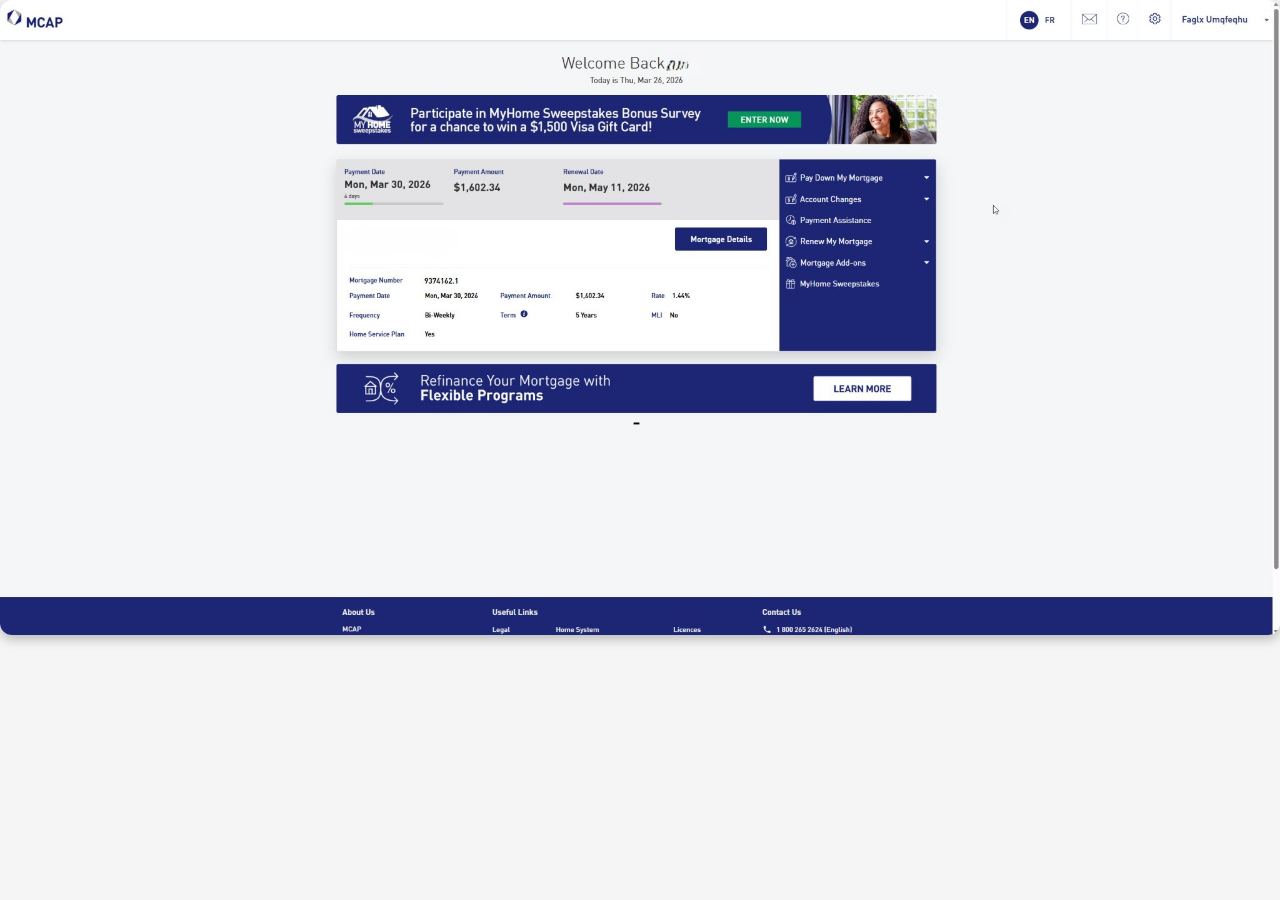
<file: index.html>
<!DOCTYPE html>
<html lang="en">
<head>
  <meta charset="UTF-8" />
  <meta name="viewport" content="width=device-width, initial-scale=1.0" />
  <title>Homeowner Portal Landing Page</title>
  <link rel="stylesheet" href="style.css" />
</head>
<body>
  <div class="wrapper">
    <div class="page">
      <img src="home.jpg" alt="Homeowner portal landing page" />
      <!-- Clickable area approximating the Mortgage Details button in the upper third -->
      <a href="mortgage-details.html" class="click-area" style="top:25%; left:0; width:100%; height:20%;" aria-label="Go to Mortgage Details"></a>

      <!-- Top-left home link: clicking the upper 10% height and 10% width returns to the landing page -->
      <a href="index.html" class="click-area" style="top:0; left:0; width:10%; height:10%; z-index:2;" aria-label="Home"></a>
    </div>
  </div>
</body>
</html>
</file>
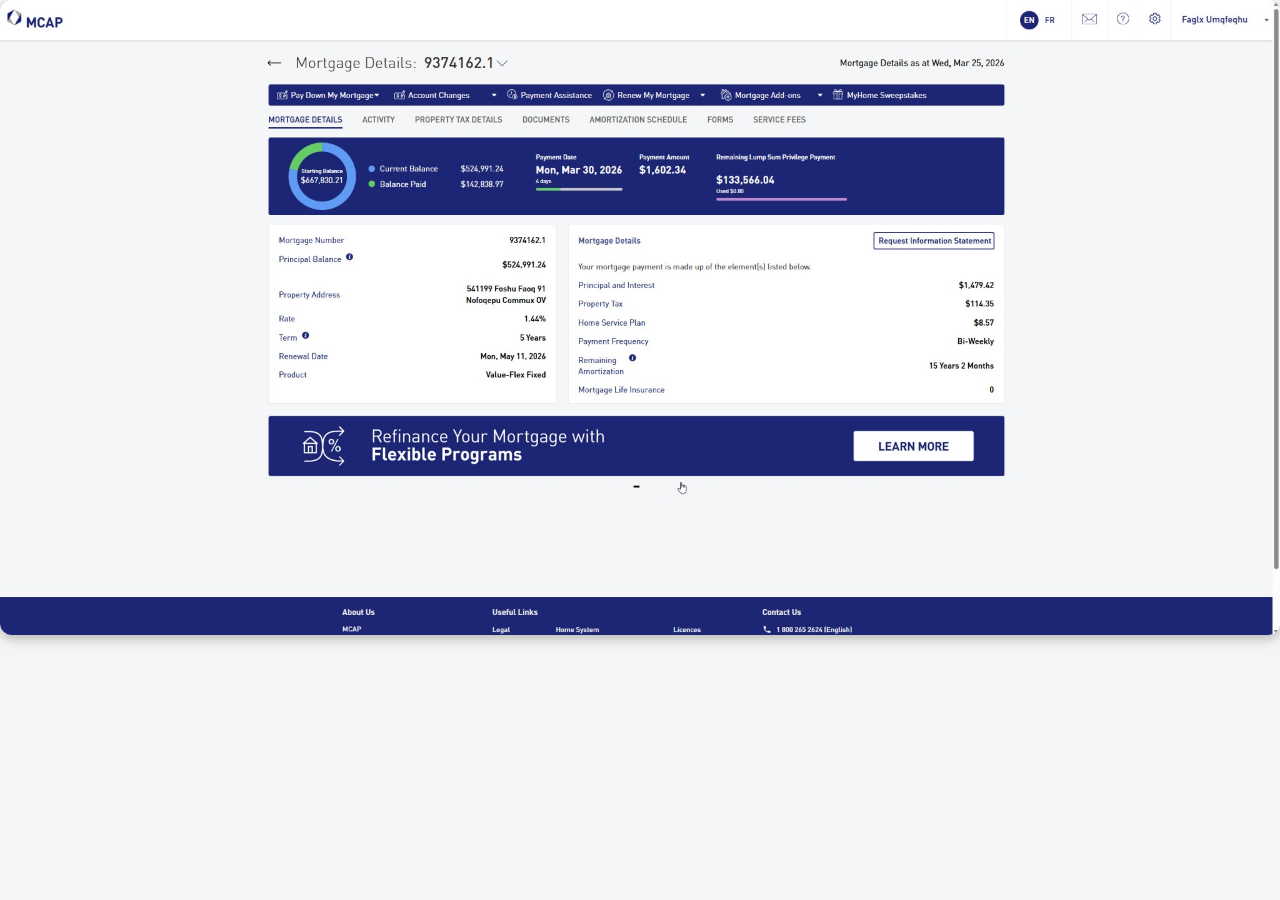
<file: mortgage-details.html>
<!DOCTYPE html>
<html lang="en">
<head>
  <meta charset="UTF-8" />
  <meta name="viewport" content="width=device-width, initial-scale=1.0" />
  <title>Mortgage Details</title>
  <link rel="stylesheet" href="style.css" />
</head>
<body>
  <div class="wrapper">
    <div class="page">
      <img src="mortgage-details.jpg" alt="Mortgage details page" />
      <!-- Top 1/5 (20%) clickable area directs to Mortgage Renewal Learn page -->
      <a href="mortgage-renewal-learn.html" class="click-area" style="top:0; left:0; width:100%; height:20%;" aria-label="Learn about Mortgage Renewal"></a>

      <!-- Top-left home link: clicking the upper 10% height and 10% width returns to the landing page -->
      <a href="index.html" class="click-area" style="top:0; left:0; width:10%; height:10%; z-index:2;" aria-label="Home"></a>
    </div>
  </div>
</body>
</html>
</file>
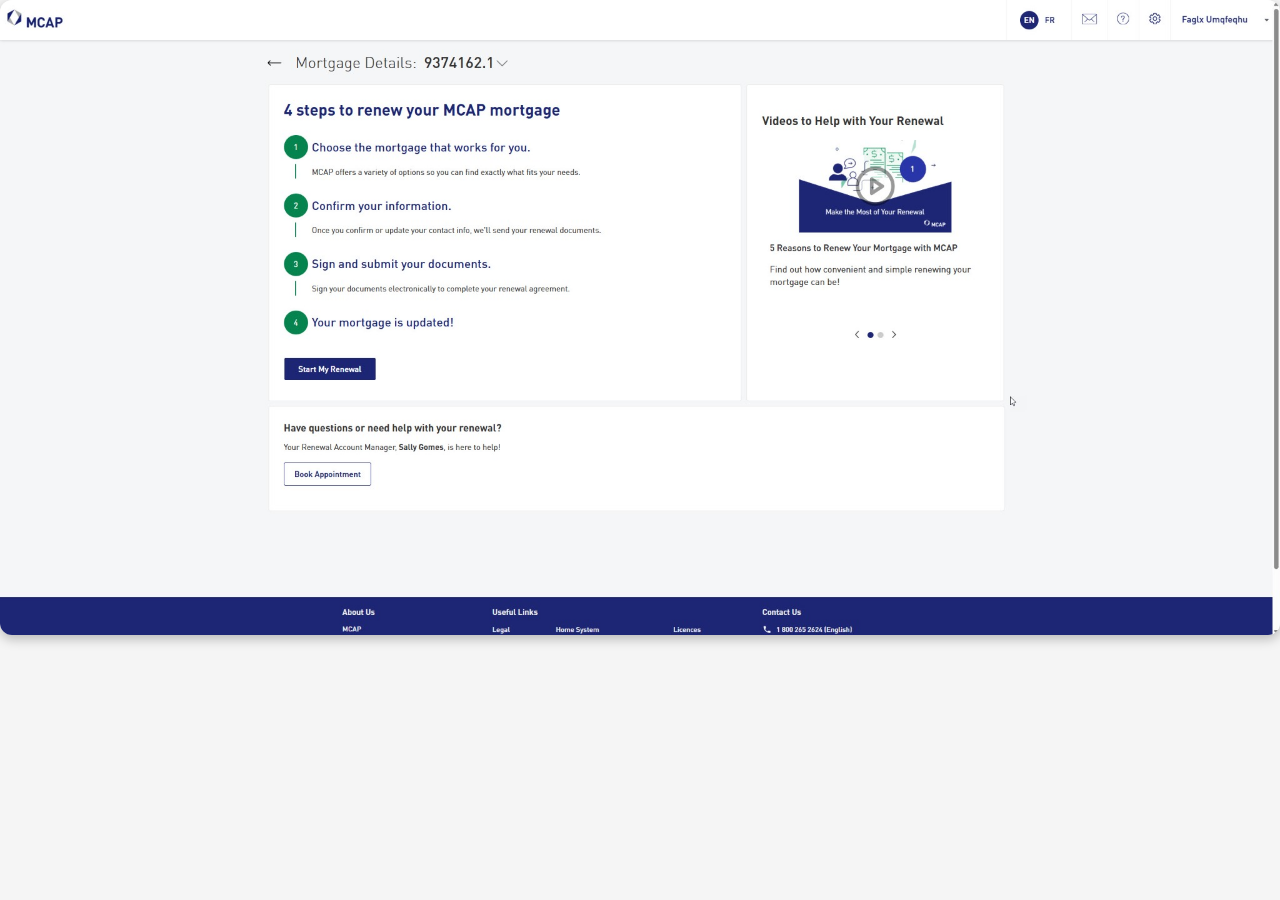
<file: mortgage-renewal-learn.html>
<!DOCTYPE html>
<html lang="en">
<head>
  <meta charset="UTF-8" />
  <meta name="viewport" content="width=device-width, initial-scale=1.0" />
  <title>Mortgage Renewal – Learn More</title>
  <link rel="stylesheet" href="style.css" />
</head>
<body>
  <div class="wrapper">
    <div class="page">
      <img src="mortgage-renewal-learn.jpg" alt="Mortgage Renewal – Learn More page" />
      <!-- Clicking anywhere in the left half (50%) and upper 75% of the page moves to the Start My Renewal page -->
      <a href="mortgage-renewal-start.html" class="click-area" style="top:0; left:0; width:50%; height:75%;" aria-label="Start My Renewal"></a>

      <!-- Top-left home link: clicking the upper 10% height and 10% width returns to the landing page -->
      <a href="index.html" class="click-area" style="top:0; left:0; width:10%; height:10%; z-index:2;" aria-label="Home"></a>
    </div>
  </div>
</body>
</html>
</file>
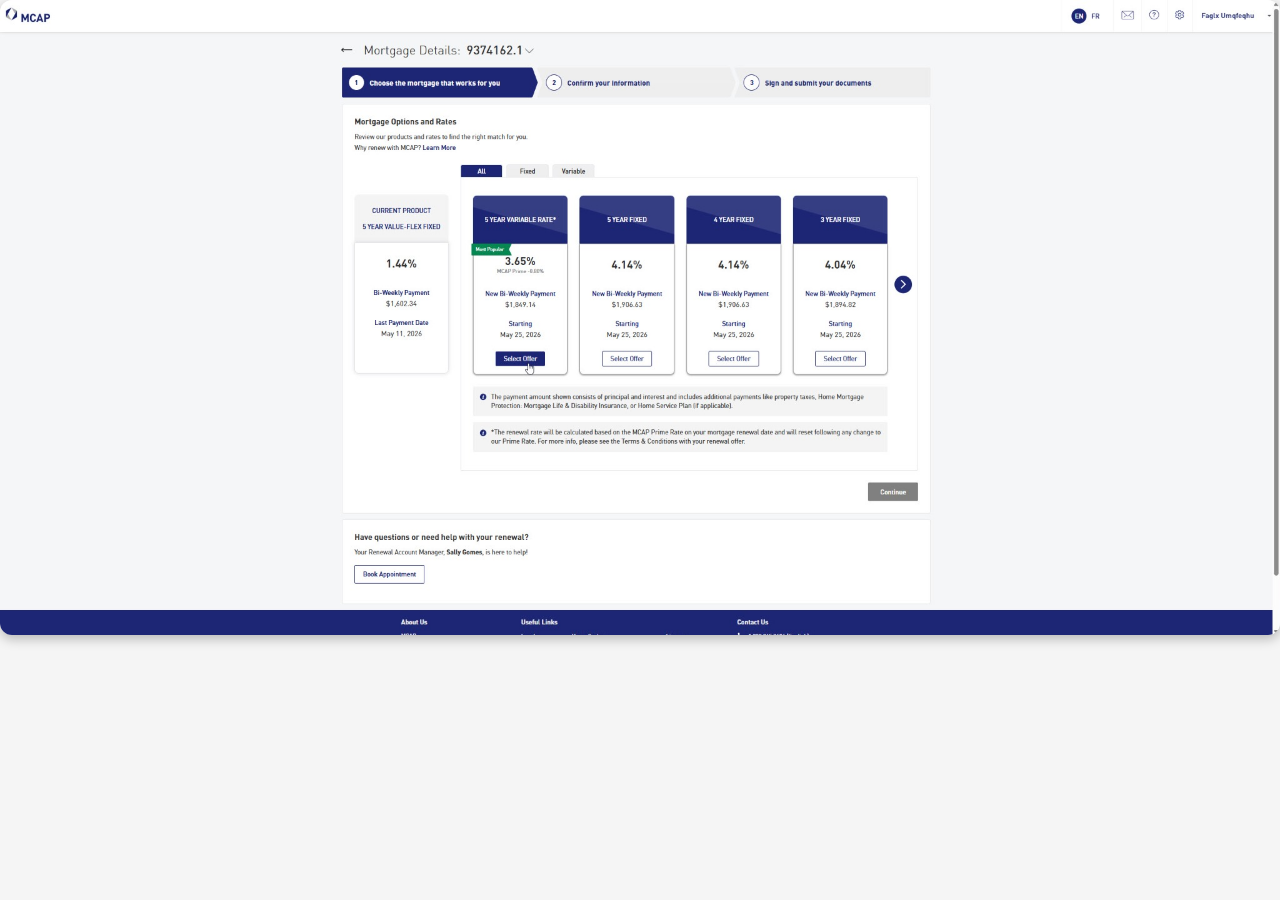
<file: mortgage-renewal-start.html>
<!DOCTYPE html>
<html lang="en">
<head>
  <meta charset="UTF-8" />
  <meta name="viewport" content="width=device-width, initial-scale=1.0" />
  <title>Mortgage Renewal – Start My Renewal</title>
  <link rel="stylesheet" href="style.css" />
</head>
<body>
  <div class="wrapper">
    <div class="page">
      <img src="mortgage-renewal-start.jpg" alt="Mortgage Renewal – Start My Renewal page" />
      <!-- Top 1/6 (approx 16.67%) clickable area returns to Mortgage Details page -->
      <a href="mortgage-details.html" class="click-area" style="top:0; left:0; width:100%; height:16.67%;" aria-label="Back to Mortgage Details"></a>

      <!-- Top-left home link: clicking the upper 10% height and 10% width returns to the landing page -->
      <a href="index.html" class="click-area" style="top:0; left:0; width:10%; height:10%; z-index:2;" aria-label="Home"></a>
    </div>
  </div>
</body>
</html>
</file>
<file: style.css>
/* Basic styles for MCAP demo site */
body {
  margin: 0;
  padding: 0;
  background-color: #f5f5f5;
  font-family: sans-serif;
}

.wrapper {
  display: flex;
  justify-content: center;
  align-items: flex-start;
  min-height: 100vh;
  /* Remove horizontal padding so the page can occupy the full viewport width */
  padding: 0;
}

.page {
  position: relative;
  /* Set the width to the full viewport width (capped at 1800px) so the page
     fills the screen on desktop displays. Previously, a 1024px max-width
     required browser zooming to fill larger screens. Using 100vw expands
     horizontally across the viewport without manual zooming. */
  width: 100vw;
  max-width: 1800px;
  /* Maintain aspect ratio similar to original images (2048 x 1016) */
  aspect-ratio: 2048 / 1016;
  overflow: visible;
  box-shadow: 0 4px 12px rgba(0, 0, 0, 0.25);
  border-radius: 12px;
}

.page img {
  width: 100%;
  height: 100%;
  object-fit: cover;
  display: block;
  border-radius: 12px;
}

/* Clickable overlay area */
.click-area {
  position: absolute;
  display: block;
  z-index: 1;
  color: transparent;
  text-decoration: none;
  background-color: rgba(255, 255, 255, 0);
  transition: background-color 0.2s ease;
}

.click-area:hover {
  /* Slight visual feedback on hover */
  background-color: rgba(0, 0, 0, 0.05);
}
</file>
